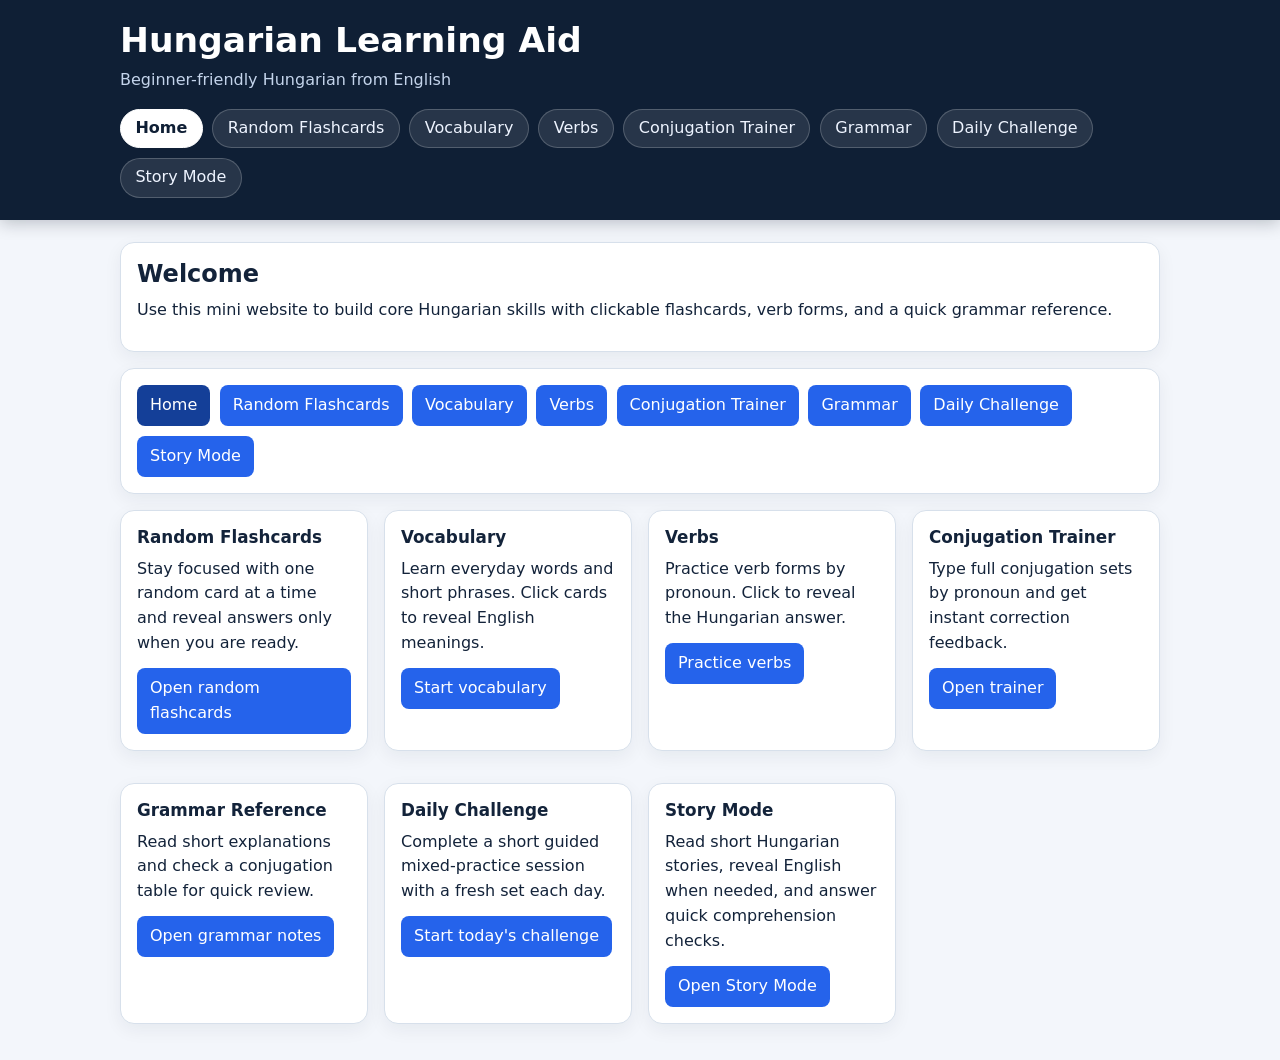
<file: index.html>
<!doctype html>
<html lang="en">
  <head>
    <meta charset="UTF-8" />
    <meta name="viewport" content="width=device-width, initial-scale=1.0" />
    <title>Hungarian Learning Aid</title>
    <link rel="stylesheet" href="styles.css" />
  </head>
  <body>
    <header class="site-header">
      <div class="container">
        <h1>Hungarian Learning Aid</h1>
        <p class="subtitle">Beginner-friendly Hungarian from English</p>
        <nav aria-label="Main navigation">
          <ul class="nav-list">
            <li><a href="index.html" aria-current="page">Home</a></li>
            <li><a href="random-flashcards.html">Random Flashcards</a></li>
            <li><a href="vocabulary.html">Vocabulary</a></li>
            <li><a href="verbs.html">Verbs</a></li>
            <li><a href="conjugation-trainer.html">Conjugation Trainer</a></li>
            <li><a href="grammar.html">Grammar</a></li>
            <li><a href="daily-challenge.html">Daily Challenge</a></li>
            <li><a href="story-mode.html">Story Mode</a></li>
          </ul>
        </nav>
      </div>
    </header>

    <main class="container">
      <section class="panel">
        <h2>Welcome</h2>
        <p>
          Use this mini website to build core Hungarian skills with clickable flashcards,
          verb forms, and a quick grammar reference.
        </p>
      </section>

      <section class="panel study-nav" aria-label="Study sections">
        <a class="button-link" href="index.html" aria-current="page">Home</a>
        <a class="button-link" href="random-flashcards.html">Random Flashcards</a>
        <a class="button-link" href="vocabulary.html">Vocabulary</a>
        <a class="button-link" href="verbs.html">Verbs</a>
        <a class="button-link" href="conjugation-trainer.html">Conjugation Trainer</a>
        <a class="button-link" href="grammar.html">Grammar</a>
        <a class="button-link" href="daily-challenge.html">Daily Challenge</a>
        <a class="button-link" href="story-mode.html">Story Mode</a>
      </section>

      <section class="grid two-up" aria-label="Study sections">
        <article class="panel">
          <h3>Random Flashcards</h3>
          <p>Stay focused with one random card at a time and reveal answers only when you are ready.</p>
          <a class="button-link" href="random-flashcards.html">Open random flashcards</a>
        </article>

        <article class="panel">
          <h3>Vocabulary</h3>
          <p>Learn everyday words and short phrases. Click cards to reveal English meanings.</p>
          <a class="button-link" href="vocabulary.html">Start vocabulary</a>
        </article>

        <article class="panel">
          <h3>Verbs</h3>
          <p>Practice verb forms by pronoun. Click to reveal the Hungarian answer.</p>
          <a class="button-link" href="verbs.html">Practice verbs</a>
        </article>

        <article class="panel">
          <h3>Conjugation Trainer</h3>
          <p>Type full conjugation sets by pronoun and get instant correction feedback.</p>
          <a class="button-link" href="conjugation-trainer.html">Open trainer</a>
        </article>

        <article class="panel">
          <h3>Grammar Reference</h3>
          <p>Read short explanations and check a conjugation table for quick review.</p>
          <a class="button-link" href="grammar.html">Open grammar notes</a>
        </article>

        <article class="panel">
          <h3>Daily Challenge</h3>
          <p>Complete a short guided mixed-practice session with a fresh set each day.</p>
          <a class="button-link" href="daily-challenge.html">Start today's challenge</a>
        </article>
        <article class="panel">
          <h3>Story Mode</h3>
          <p>Read short Hungarian stories, reveal English when needed, and answer quick comprehension checks.</p>
          <a class="button-link" href="story-mode.html">Open Story Mode</a>
        </article>
      </section>
    </main>
  </body>
</html>
</file>
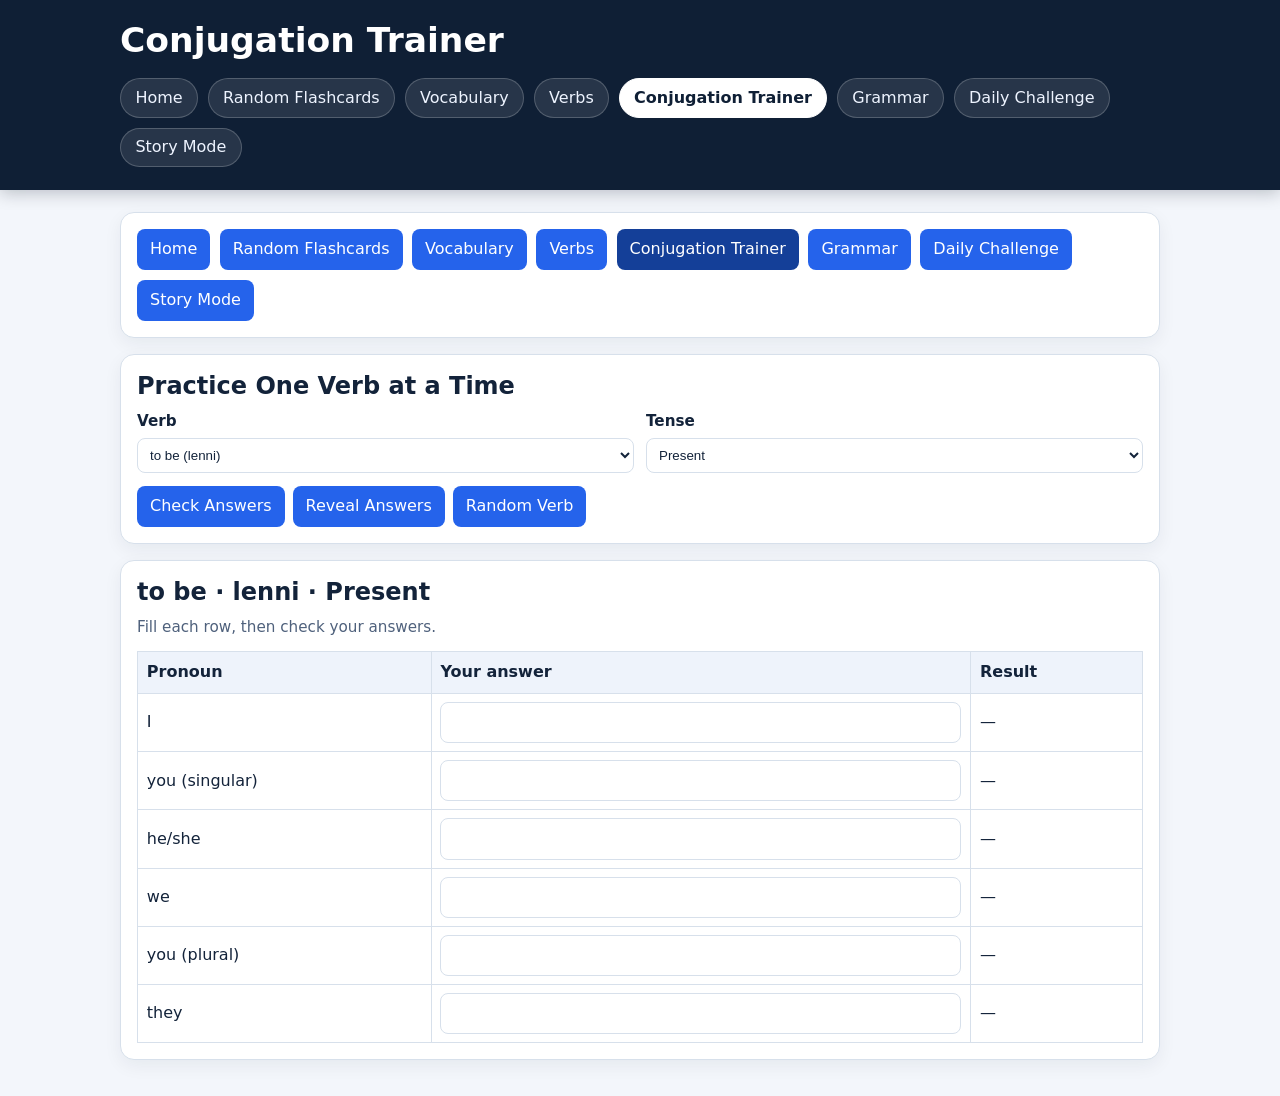
<file: conjugation-trainer.html>
<!doctype html>
<html lang="en">
  <head>
    <meta charset="UTF-8" />
    <meta name="viewport" content="width=device-width, initial-scale=1.0" />
    <title>Conjugation Trainer | Hungarian Learning Aid</title>
    <link rel="stylesheet" href="styles.css" />
    <script src="scripts/verb-data.js" defer></script>
    <script src="scripts/conjugation-trainer.js" defer></script>
  </head>
  <body>
    <header class="site-header">
      <div class="container">
        <h1>Conjugation Trainer</h1>
        <nav aria-label="Main navigation">
          <ul class="nav-list">
            <li><a href="index.html">Home</a></li>
            <li><a href="random-flashcards.html">Random Flashcards</a></li>
            <li><a href="vocabulary.html">Vocabulary</a></li>
            <li><a href="verbs.html">Verbs</a></li>
            <li><a href="conjugation-trainer.html" aria-current="page">Conjugation Trainer</a></li>
            <li><a href="grammar.html">Grammar</a></li>
            <li><a href="daily-challenge.html">Daily Challenge</a></li>
            <li><a href="story-mode.html">Story Mode</a></li>
          </ul>
        </nav>
      </div>
    </header>

    <main class="container">
      <section class="panel study-nav" aria-label="Study sections">
        <a class="button-link" href="index.html">Home</a>
        <a class="button-link" href="random-flashcards.html">Random Flashcards</a>
        <a class="button-link" href="vocabulary.html">Vocabulary</a>
        <a class="button-link" href="verbs.html">Verbs</a>
        <a class="button-link" href="conjugation-trainer.html" aria-current="page">Conjugation Trainer</a>
        <a class="button-link" href="grammar.html">Grammar</a>
        <a class="button-link" href="daily-challenge.html">Daily Challenge</a>
        <a class="button-link" href="story-mode.html">Story Mode</a>
      </section>

      <section class="panel">
        <h2>Practice One Verb at a Time</h2>
        <div class="filters" aria-label="Trainer filters">
          <label>
            Verb
            <select id="trainer-verb"></select>
          </label>
          <label>
            Tense
            <select id="trainer-tense"></select>
          </label>
        </div>
        <div class="quiz-actions trainer-actions">
          <button id="trainer-check" class="button-link" type="button">Check Answers</button>
          <button id="trainer-reveal" class="button-link" type="button">Reveal Answers</button>
          <button id="trainer-random" class="button-link" type="button">Random Verb</button>
        </div>
      </section>

      <section class="panel" aria-live="polite">
        <h2 id="trainer-title"></h2>
        <p id="trainer-feedback" class="meta"></p>
        <div class="table-wrap">
          <table class="table trainer-table">
            <thead>
              <tr>
                <th scope="col">Pronoun</th>
                <th scope="col">Your answer</th>
                <th scope="col">Result</th>
              </tr>
            </thead>
            <tbody id="trainer-rows"></tbody>
          </table>
        </div>
      </section>
    </main>
  </body>
</html>
</file>
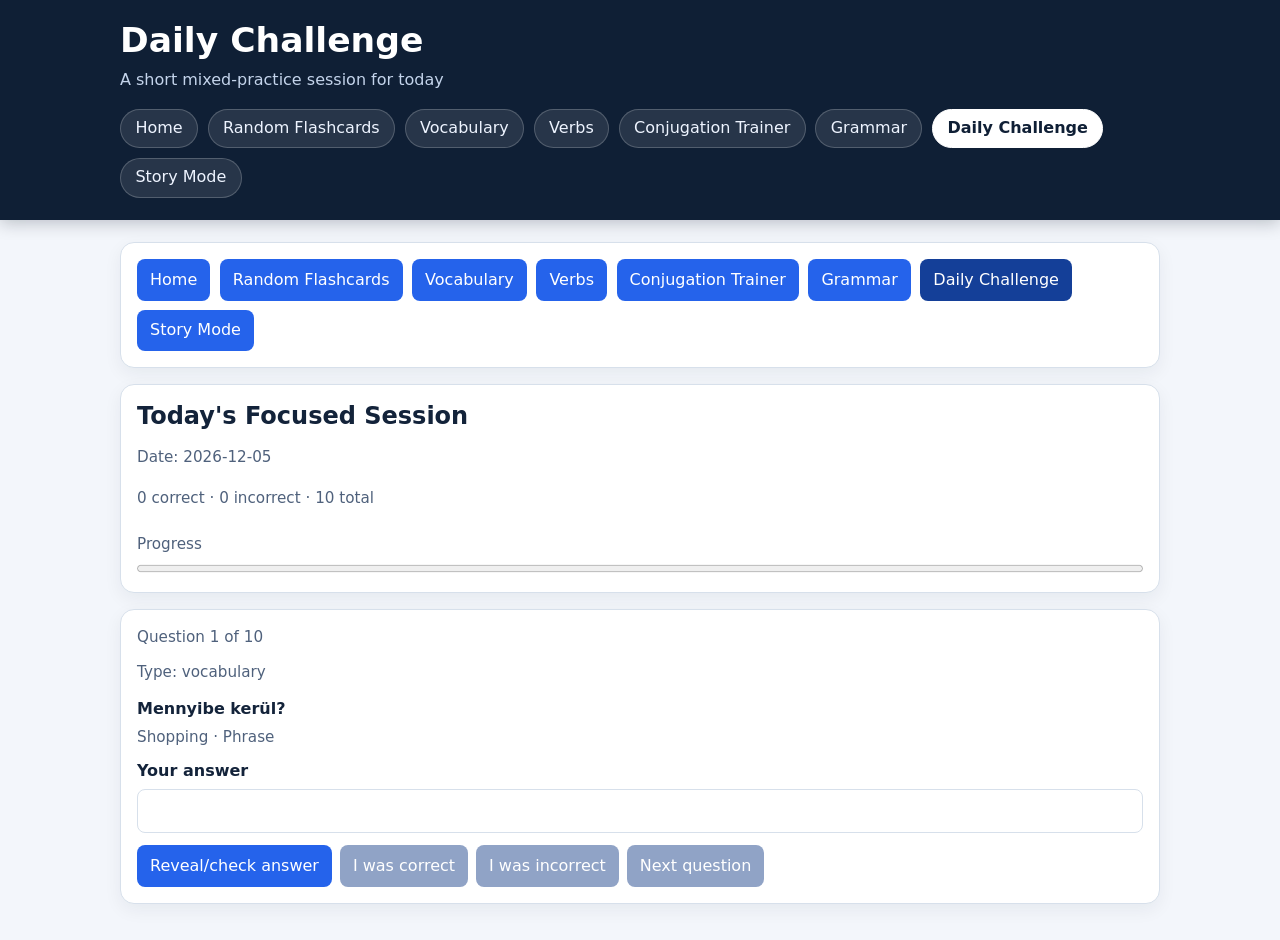
<file: daily-challenge.html>
<!doctype html>
<html lang="en">
  <head>
    <meta charset="UTF-8" />
    <meta name="viewport" content="width=device-width, initial-scale=1.0" />
    <title>Daily Challenge | Hungarian Learning Aid</title>
    <link rel="stylesheet" href="styles.css" />
    <script src="scripts/daily-challenge.js" defer></script>
  </head>
  <body>
    <header class="site-header">
      <div class="container">
        <h1>Daily Challenge</h1>
        <p class="subtitle">A short mixed-practice session for today</p>
        <nav aria-label="Main navigation">
          <ul class="nav-list">
            <li><a href="index.html">Home</a></li>
            <li><a href="random-flashcards.html">Random Flashcards</a></li>
            <li><a href="vocabulary.html">Vocabulary</a></li>
            <li><a href="verbs.html">Verbs</a></li>
            <li><a href="conjugation-trainer.html">Conjugation Trainer</a></li>
            <li><a href="grammar.html">Grammar</a></li>
            <li><a href="daily-challenge.html" aria-current="page">Daily Challenge</a></li>
            <li><a href="story-mode.html">Story Mode</a></li>
          </ul>
        </nav>
      </div>
    </header>

    <main class="container">
      <section class="panel study-nav" aria-label="Study sections">
        <a class="button-link" href="index.html">Home</a>
        <a class="button-link" href="random-flashcards.html">Random Flashcards</a>
        <a class="button-link" href="vocabulary.html">Vocabulary</a>
        <a class="button-link" href="verbs.html">Verbs</a>
        <a class="button-link" href="conjugation-trainer.html">Conjugation Trainer</a>
        <a class="button-link" href="grammar.html">Grammar</a>
        <a class="button-link" href="daily-challenge.html" aria-current="page">Daily Challenge</a>
        <a class="button-link" href="story-mode.html">Story Mode</a>
      </section>

      <section class="panel daily-header" aria-live="polite">
        <h2>Today's Focused Session</h2>
        <p id="daily-date" class="meta"></p>
        <p id="daily-status" class="meta"></p>
        <div class="daily-progress-wrap">
          <label for="daily-progress" class="meta">Progress</label>
          <progress id="daily-progress" value="0" max="10"></progress>
        </div>
      </section>

      <section id="daily-question-panel" class="panel" aria-live="polite">
        <p id="daily-position" class="meta"></p>
        <p id="daily-type" class="hint"></p>
        <div id="daily-prompt" class="prompt"></div>
        <div id="daily-meta" class="meta"></div>
        <label class="daily-answer-input">
          Your answer
          <input id="daily-input" type="text" autocomplete="off" />
        </label>
        <div id="daily-answer" class="answer hidden"></div>
        <p id="daily-feedback" class="meta"></p>

        <div class="quiz-actions">
          <button id="daily-reveal" class="button-link" type="button">Reveal/check answer</button>
          <button id="daily-correct" class="button-link" type="button" disabled>I was correct</button>
          <button id="daily-incorrect" class="button-link" type="button" disabled>I was incorrect</button>
          <button id="daily-next" class="button-link" type="button" disabled>Next question</button>
        </div>
      </section>

      <section id="daily-summary" class="panel hidden" aria-live="polite">
        <h2>Challenge complete 🎉</h2>
        <p id="daily-summary-score" class="meta"></p>
        <ul>
          <li>Total questions: <strong id="daily-summary-total">0</strong></li>
          <li>Correct: <strong id="daily-summary-correct">0</strong></li>
          <li>Incorrect: <strong id="daily-summary-incorrect">0</strong></li>
          <li>Accuracy: <strong id="daily-summary-percent">0%</strong></li>
        </ul>
        <button id="daily-restart" class="button-link" type="button">Restart today's challenge</button>
      </section>
    </main>
  </body>
</html>
</file>
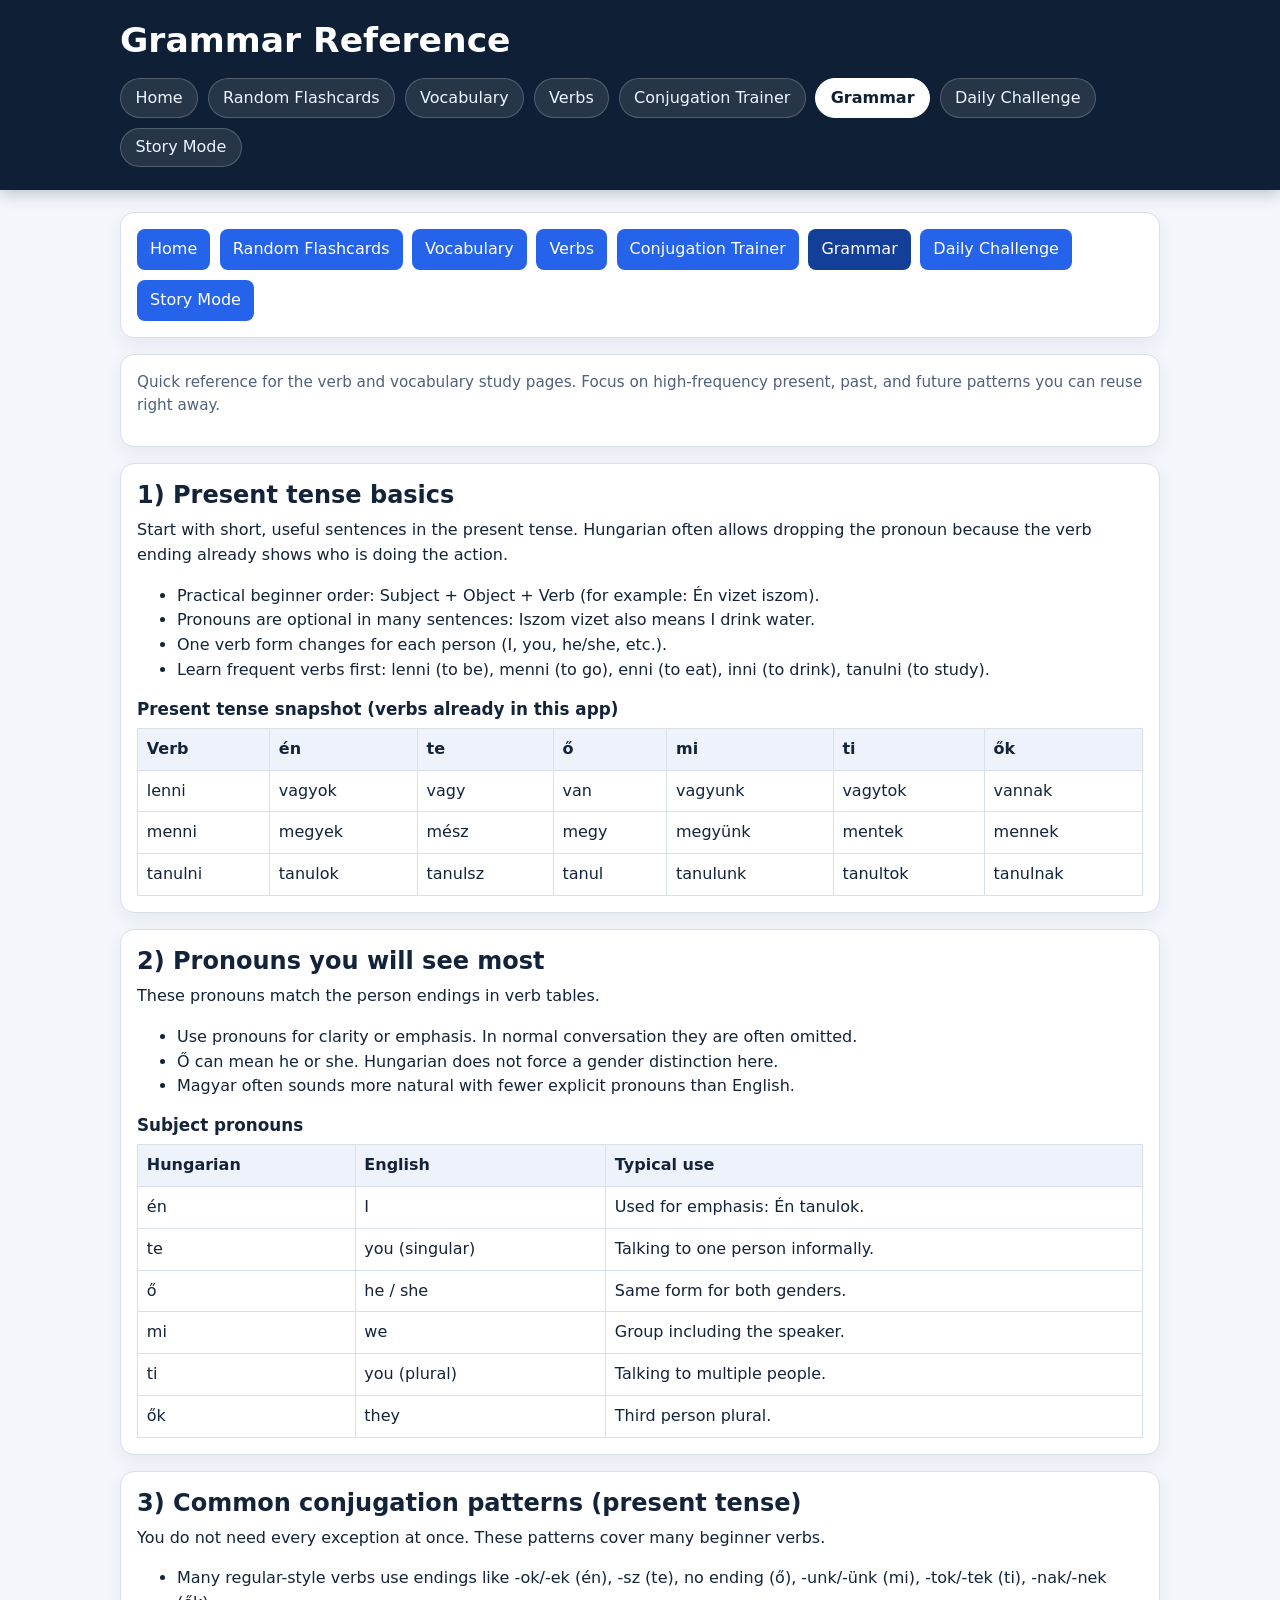
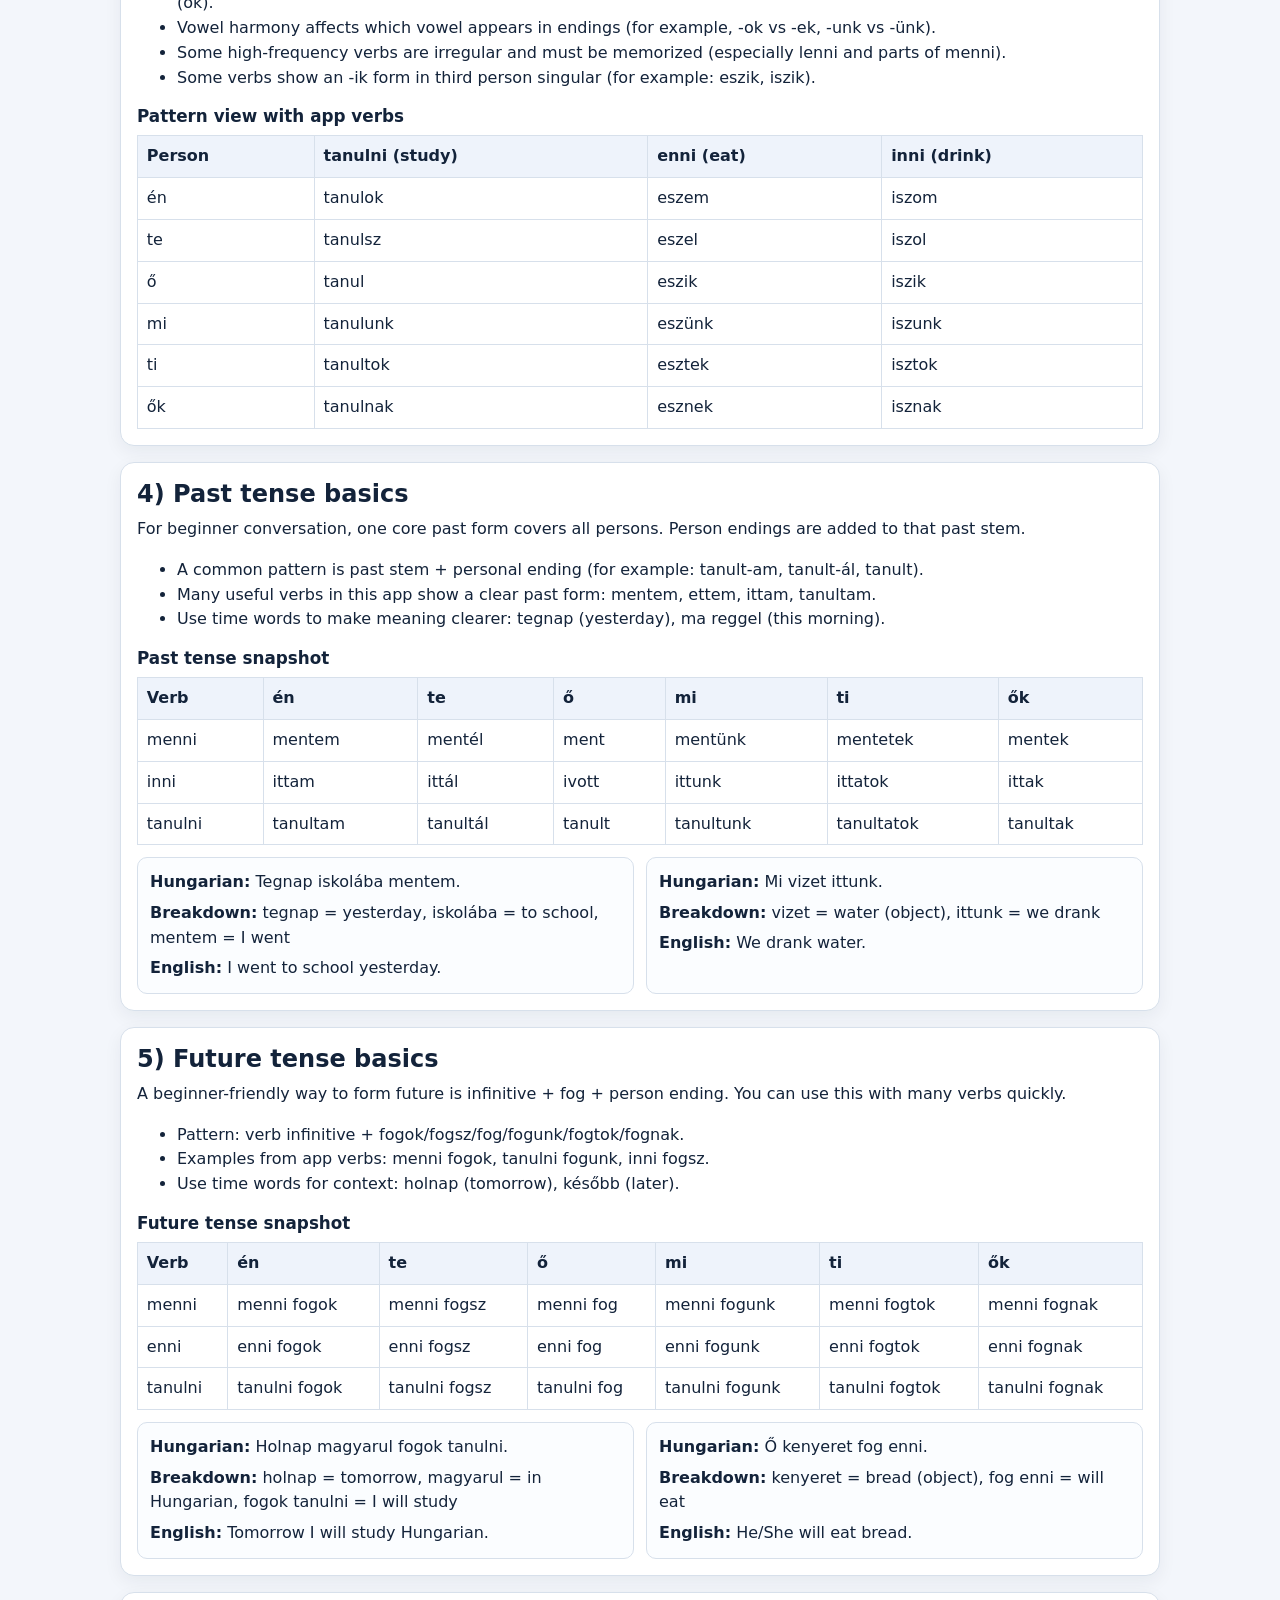
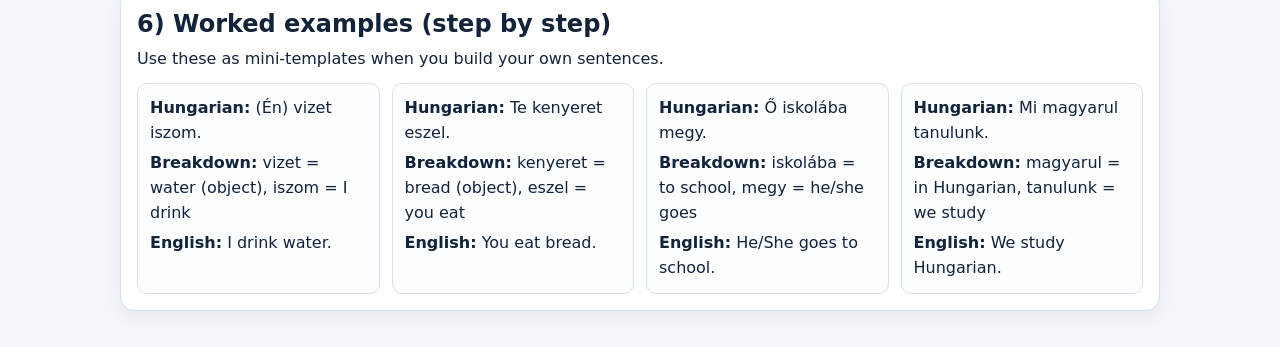
<file: grammar.html>
<!doctype html>
<html lang="en">
  <head>
    <meta charset="UTF-8" />
    <meta name="viewport" content="width=device-width, initial-scale=1.0" />
    <title>Grammar Reference | Hungarian Learning Aid</title>
    <link rel="stylesheet" href="styles.css" />
    <script src="scripts/grammar.js" defer></script>
  </head>
  <body>
    <header class="site-header">
      <div class="container">
        <h1>Grammar Reference</h1>
        <nav aria-label="Main navigation">
          <ul class="nav-list">
            <li><a href="index.html">Home</a></li>
            <li><a href="random-flashcards.html">Random Flashcards</a></li>
            <li><a href="vocabulary.html">Vocabulary</a></li>
            <li><a href="verbs.html">Verbs</a></li>
            <li><a href="conjugation-trainer.html">Conjugation Trainer</a></li>
            <li><a href="grammar.html" aria-current="page">Grammar</a></li>
            <li><a href="daily-challenge.html">Daily Challenge</a></li>
            <li><a href="story-mode.html">Story Mode</a></li>
          </ul>
        </nav>
      </div>
    </header>

    <main class="container">
      <section class="panel study-nav" aria-label="Study sections">
        <a class="button-link" href="index.html">Home</a>
        <a class="button-link" href="random-flashcards.html">Random Flashcards</a>
        <a class="button-link" href="vocabulary.html">Vocabulary</a>
        <a class="button-link" href="verbs.html">Verbs</a>
        <a class="button-link" href="conjugation-trainer.html">Conjugation Trainer</a>
        <a class="button-link" href="grammar.html" aria-current="page">Grammar</a>
        <a class="button-link" href="daily-challenge.html">Daily Challenge</a>
        <a class="button-link" href="story-mode.html">Story Mode</a>
      </section>
      <section id="grammar-root"></section>
    </main>
  </body>
</html>
</file>
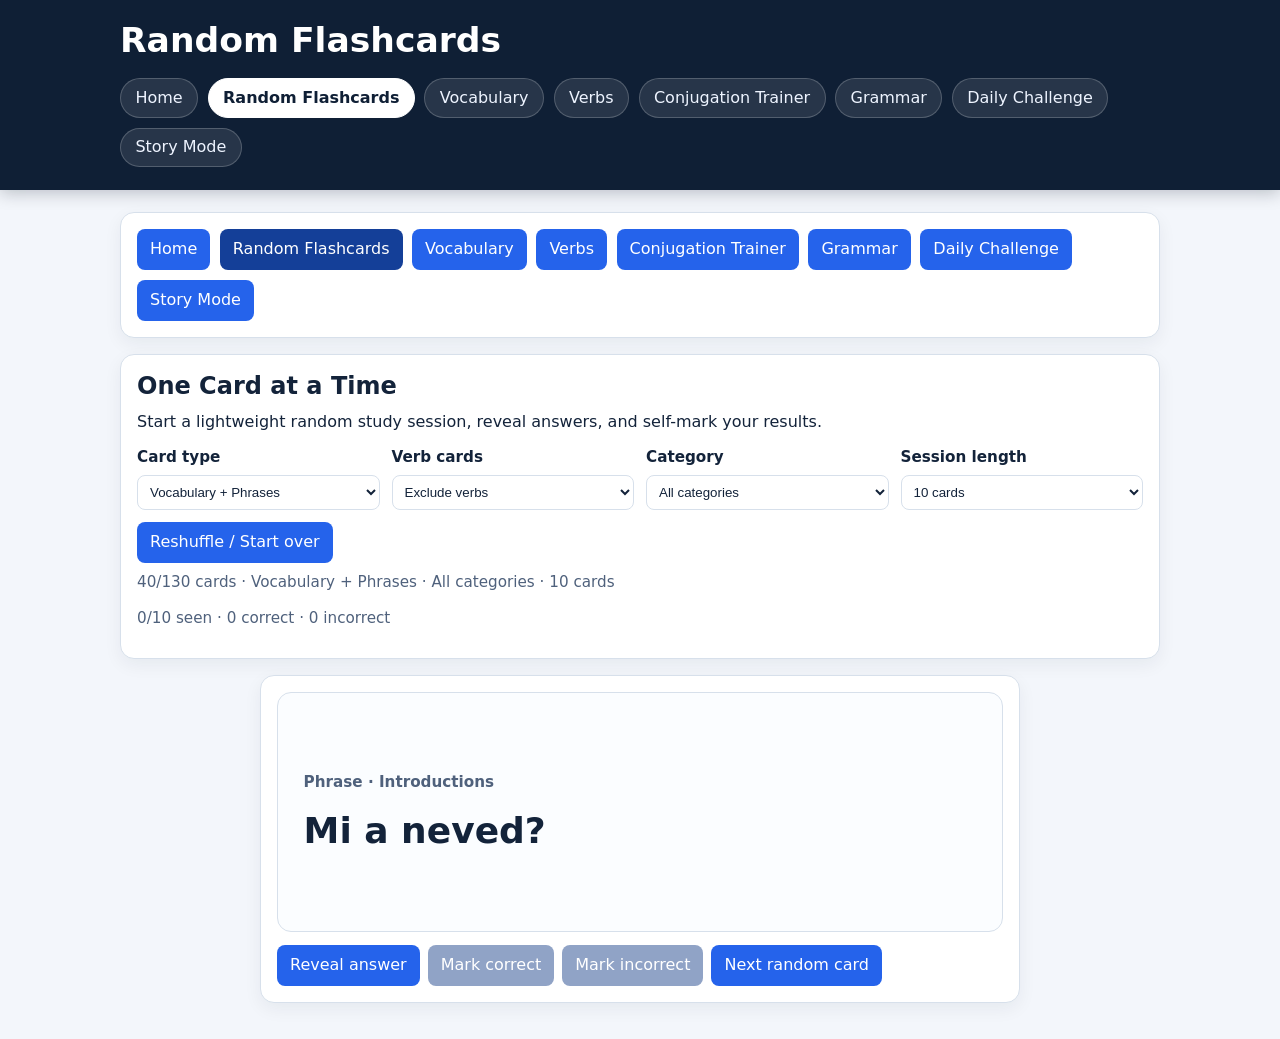
<file: random-flashcards.html>
<!doctype html>
<html lang="en">
  <head>
    <meta charset="UTF-8" />
    <meta name="viewport" content="width=device-width, initial-scale=1.0" />
    <title>Random Flashcards | Hungarian Learning Aid</title>
    <link rel="stylesheet" href="styles.css" />
    <script src="scripts/random-flashcards.js" defer></script>
  </head>
  <body>
    <header class="site-header">
      <div class="container">
        <h1>Random Flashcards</h1>
        <nav aria-label="Main navigation">
          <ul class="nav-list">
            <li><a href="index.html">Home</a></li>
            <li><a href="random-flashcards.html" aria-current="page">Random Flashcards</a></li>
            <li><a href="vocabulary.html">Vocabulary</a></li>
            <li><a href="verbs.html">Verbs</a></li>
            <li><a href="conjugation-trainer.html">Conjugation Trainer</a></li>
            <li><a href="grammar.html">Grammar</a></li>
            <li><a href="daily-challenge.html">Daily Challenge</a></li>
            <li><a href="story-mode.html">Story Mode</a></li>
          </ul>
        </nav>
      </div>
    </header>

    <main class="container">
      <section class="panel study-nav" aria-label="Study sections">
        <a class="button-link" href="index.html">Home</a>
        <a class="button-link" href="random-flashcards.html" aria-current="page">Random Flashcards</a>
        <a class="button-link" href="vocabulary.html">Vocabulary</a>
        <a class="button-link" href="verbs.html">Verbs</a>
        <a class="button-link" href="conjugation-trainer.html">Conjugation Trainer</a>
        <a class="button-link" href="grammar.html">Grammar</a>
        <a class="button-link" href="daily-challenge.html">Daily Challenge</a>
        <a class="button-link" href="story-mode.html">Story Mode</a>
      </section>

      <section class="panel">
        <h2>One Card at a Time</h2>
        <p>Start a lightweight random study session, reveal answers, and self-mark your results.</p>
        <div class="filters random-flashcard-filters" aria-label="Random flashcard filters">
          <label for="random-flashcard-content-type">
            Card type
            <select id="random-flashcard-content-type">
              <option value="all">Vocabulary + Phrases</option>
              <option value="word">Vocabulary only</option>
              <option value="phrase">Phrases only</option>
            </select>
          </label>

          <label for="random-flashcard-include-verbs">
            Verb cards
            <select id="random-flashcard-include-verbs">
              <option value="exclude">Exclude verbs</option>
              <option value="include">Include verbs</option>
            </select>
          </label>

          <label for="random-flashcard-category">
            Category
            <select id="random-flashcard-category">
              <option value="all">All categories</option>
            </select>
          </label>

          <label for="random-flashcard-session-length">
            Session length
            <select id="random-flashcard-session-length">
              <option value="10">10 cards</option>
              <option value="20">20 cards</option>
              <option value="unlimited">Unlimited</option>
            </select>
          </label>

          <button id="random-flashcard-reshuffle" class="button-link" type="button">Reshuffle / Start over</button>
        </div>
        <p id="random-flashcard-meta" class="meta"></p>
        <p id="random-flashcard-progress" class="meta"></p>
      </section>

      <section class="panel random-flashcard-panel" aria-live="polite">
        <div id="random-flashcard-card" class="random-flashcard-card" role="group" aria-label="Random flashcard">
          <p id="random-flashcard-type" class="random-flashcard-type"></p>
          <p id="random-flashcard-prompt" class="random-flashcard-prompt"></p>
          <p id="random-flashcard-answer" class="random-flashcard-answer hidden"></p>
        </div>

        <div class="quiz-actions random-flashcard-actions">
          <button id="random-flashcard-reveal" class="button-link" type="button">Reveal answer</button>
          <button id="random-flashcard-mark-correct" class="button-link" type="button" disabled>Mark correct</button>
          <button id="random-flashcard-mark-incorrect" class="button-link" type="button" disabled>Mark incorrect</button>
          <button id="random-flashcard-next" class="button-link" type="button">Next random card</button>
        </div>

        <section id="random-flashcard-summary" class="random-flashcard-summary hidden" aria-live="polite">
          <h3>Session summary</h3>
          <ul>
            <li>Cards seen: <strong id="random-flashcard-summary-seen">0</strong></li>
            <li>Marked correct: <strong id="random-flashcard-summary-correct">0</strong></li>
            <li>Marked incorrect: <strong id="random-flashcard-summary-incorrect">0</strong></li>
          </ul>
          <p class="meta">Change filters or session length, then reshuffle to start a new session.</p>
        </section>
      </section>
    </main>
  </body>
</html>
</file>
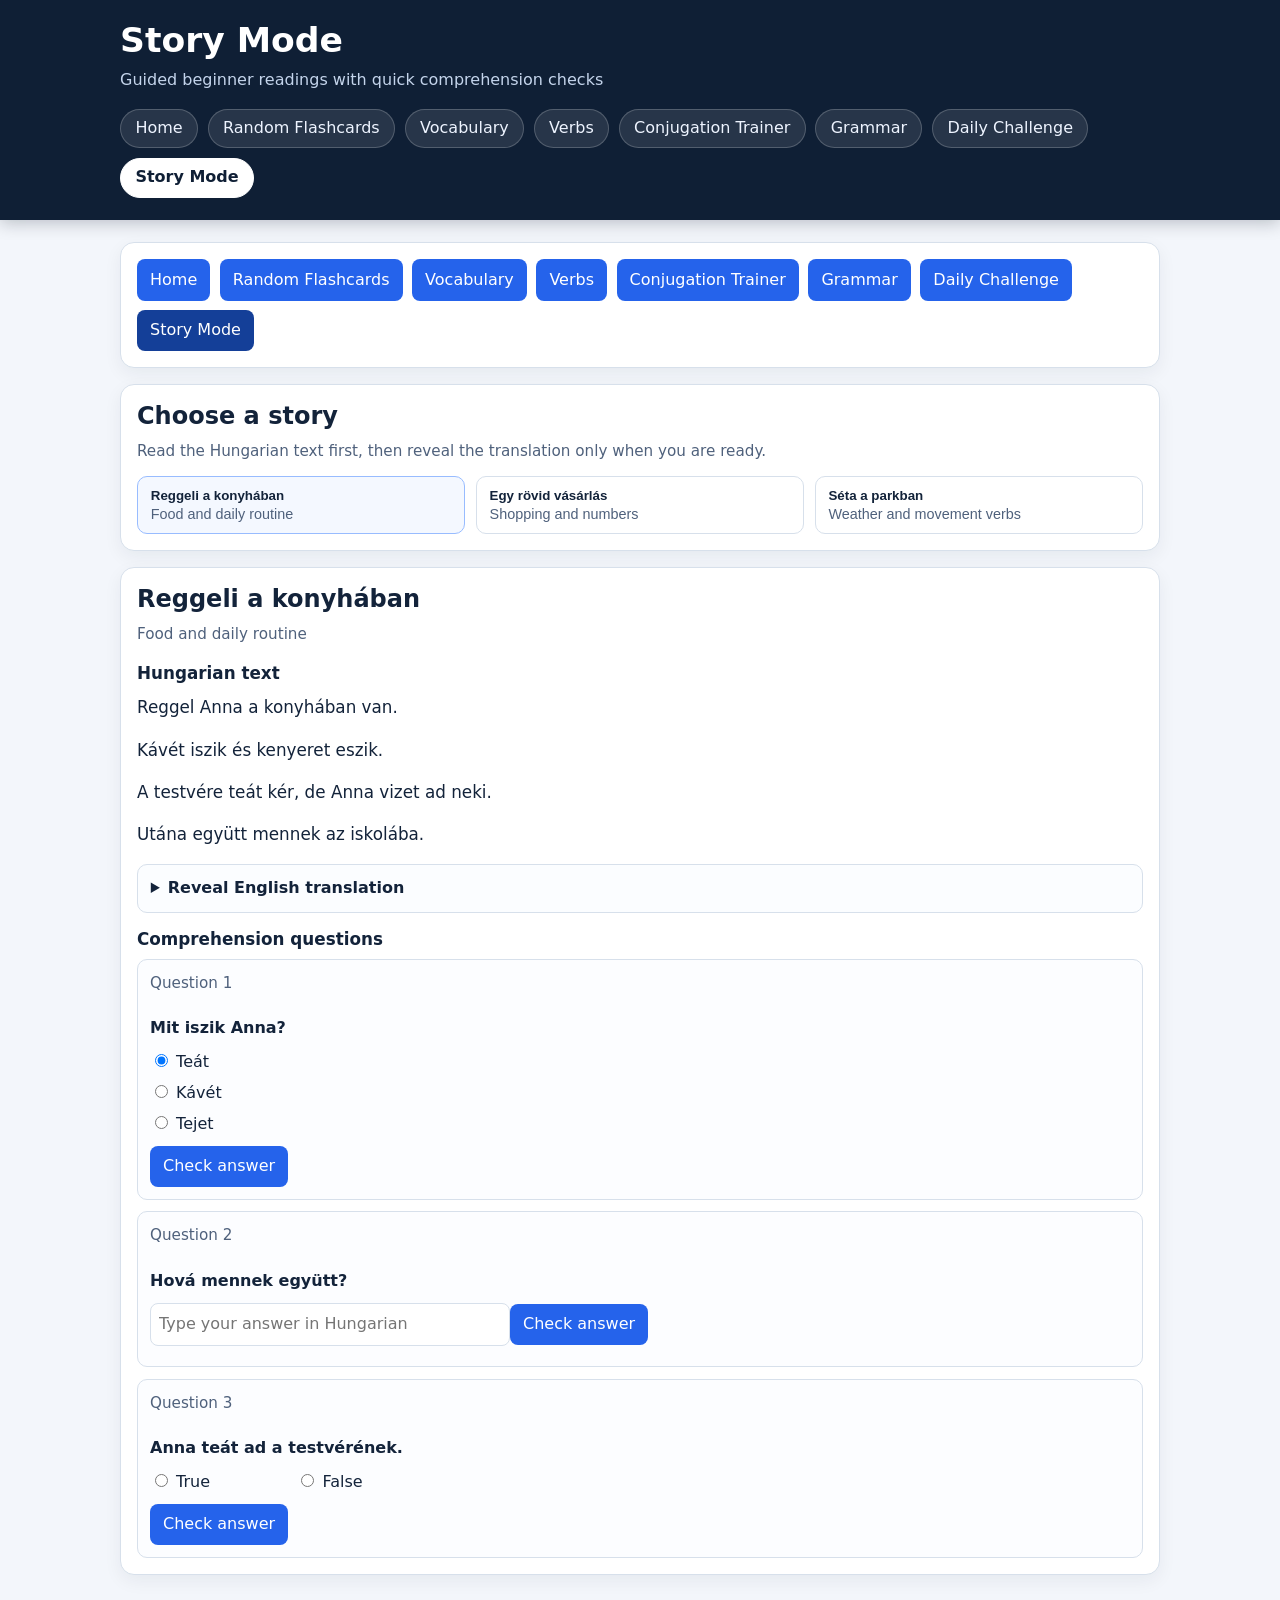
<file: story-mode.html>
<!doctype html>
<html lang="en">
  <head>
    <meta charset="UTF-8" />
    <meta name="viewport" content="width=device-width, initial-scale=1.0" />
    <title>Story Mode | Hungarian Learning Aid</title>
    <link rel="stylesheet" href="styles.css" />
    <script src="scripts/story-mode.js" defer></script>
  </head>
  <body>
    <header class="site-header">
      <div class="container">
        <h1>Story Mode</h1>
        <p class="subtitle">Guided beginner readings with quick comprehension checks</p>
        <nav aria-label="Main navigation">
          <ul class="nav-list">
            <li><a href="index.html">Home</a></li>
            <li><a href="random-flashcards.html">Random Flashcards</a></li>
            <li><a href="vocabulary.html">Vocabulary</a></li>
            <li><a href="verbs.html">Verbs</a></li>
            <li><a href="conjugation-trainer.html">Conjugation Trainer</a></li>
            <li><a href="grammar.html">Grammar</a></li>
            <li><a href="daily-challenge.html">Daily Challenge</a></li>
            <li><a href="story-mode.html" aria-current="page">Story Mode</a></li>
          </ul>
        </nav>
      </div>
    </header>

    <main class="container">
      <section class="panel study-nav" aria-label="Study sections">
        <a class="button-link" href="index.html">Home</a>
        <a class="button-link" href="random-flashcards.html">Random Flashcards</a>
        <a class="button-link" href="vocabulary.html">Vocabulary</a>
        <a class="button-link" href="verbs.html">Verbs</a>
        <a class="button-link" href="conjugation-trainer.html">Conjugation Trainer</a>
        <a class="button-link" href="grammar.html">Grammar</a>
        <a class="button-link" href="daily-challenge.html">Daily Challenge</a>
        <a class="button-link" href="story-mode.html" aria-current="page">Story Mode</a>
      </section>

      <section class="panel">
        <h2>Choose a story</h2>
        <p class="meta">Read the Hungarian text first, then reveal the translation only when you are ready.</p>
        <div id="story-list" class="story-list" role="listbox" aria-label="Story list"></div>
      </section>

      <section id="story-panel" class="panel story-panel" aria-live="polite">
        <h2 id="story-title"></h2>
        <p id="story-focus" class="meta"></p>

        <div class="story-reading">
          <h3>Hungarian text</h3>
          <div id="story-hungarian-text" class="story-text"></div>
        </div>

        <details id="translation-container" class="translation-panel">
          <summary>Reveal English translation</summary>
          <div id="story-english-text" class="story-text"></div>
        </details>

        <div class="story-questions-wrap">
          <h3>Comprehension questions</h3>
          <div id="story-questions" class="story-questions"></div>
        </div>
      </section>
    </main>
  </body>
</html>
</file>
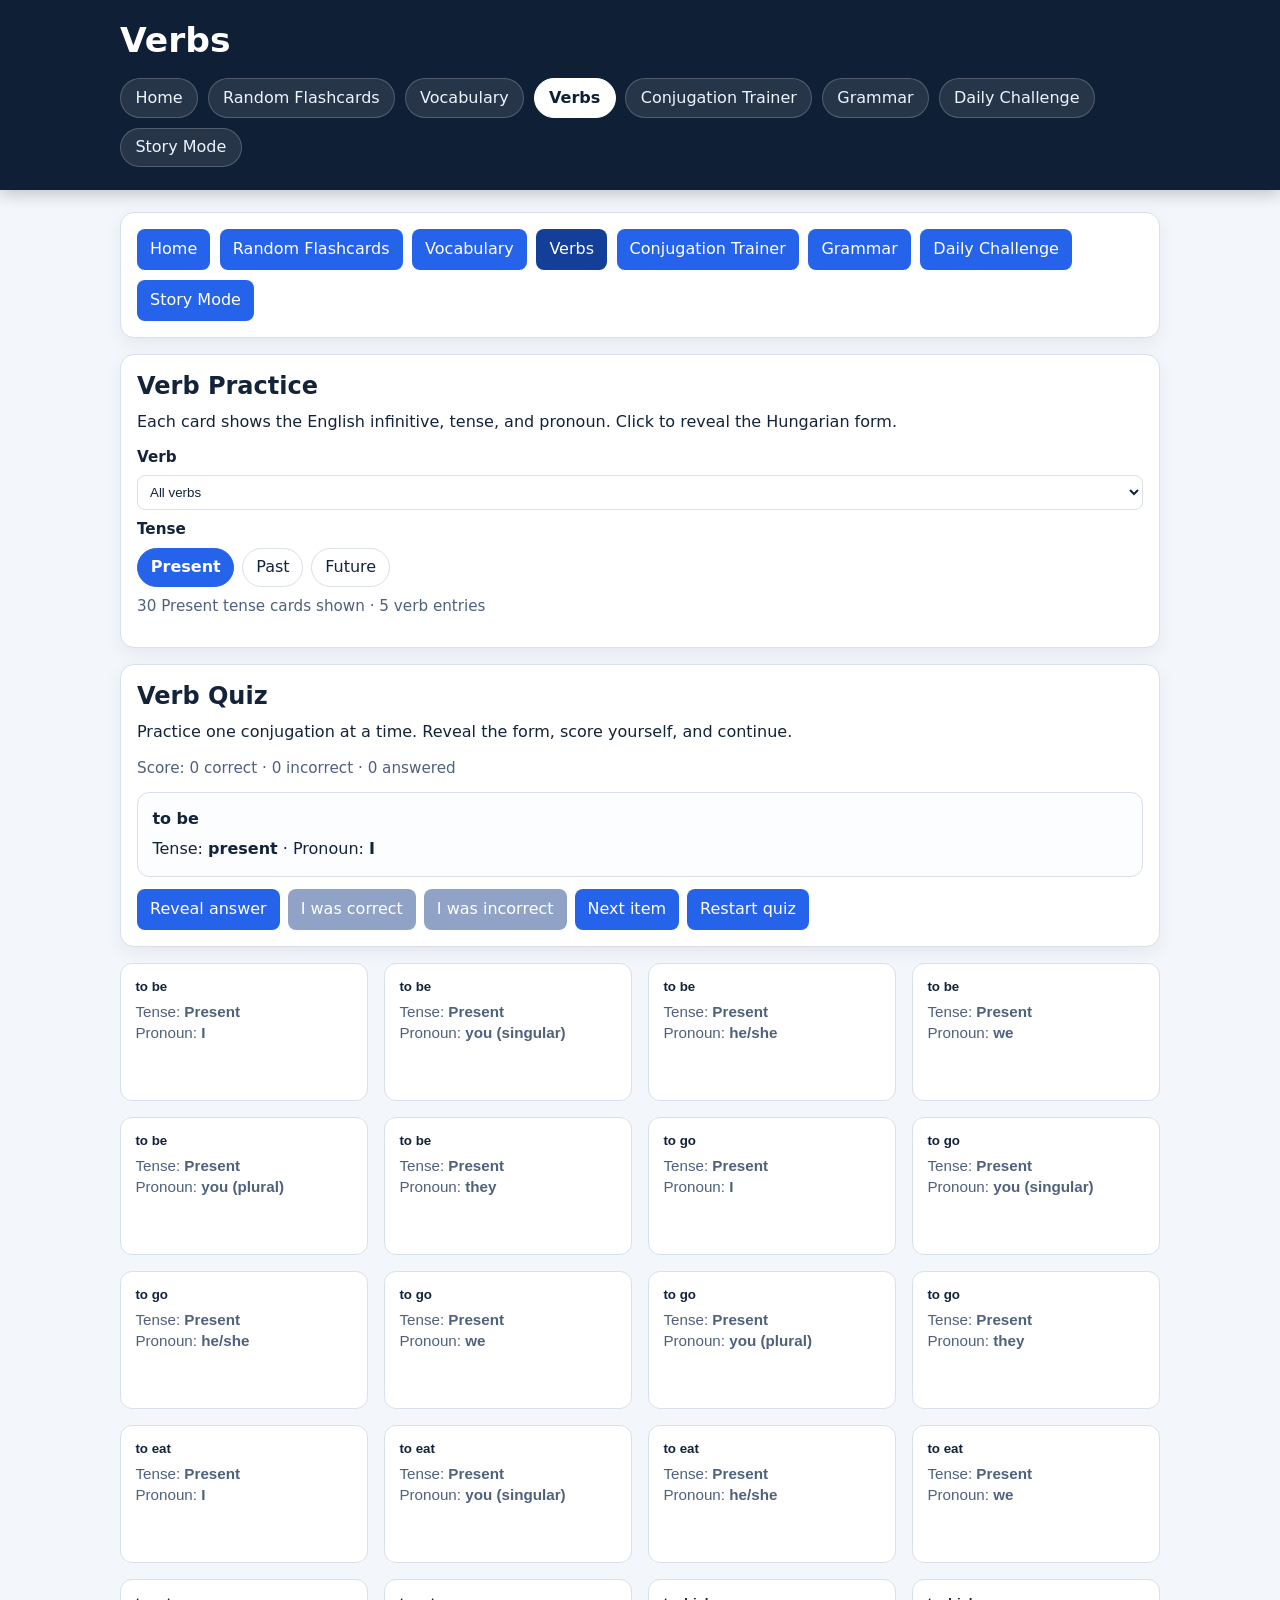
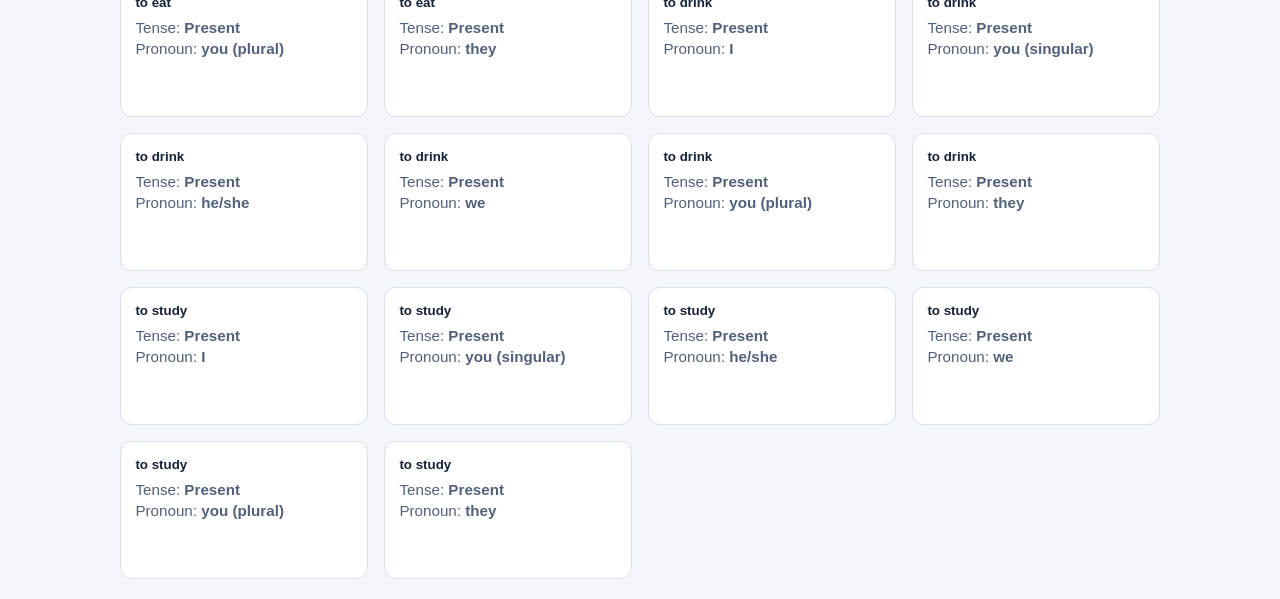
<file: verbs.html>
<!doctype html>
<html lang="en">
  <head>
    <meta charset="UTF-8" />
    <meta name="viewport" content="width=device-width, initial-scale=1.0" />
    <title>Verbs | Hungarian Learning Aid</title>
    <link rel="stylesheet" href="styles.css" />
    <script src="scripts/verb-data.js" defer></script>
    <script src="scripts/verbs.js" defer></script>
  </head>
  <body>
    <header class="site-header">
      <div class="container">
        <h1>Verbs</h1>
        <nav aria-label="Main navigation">
          <ul class="nav-list">
            <li><a href="index.html">Home</a></li>
            <li><a href="random-flashcards.html">Random Flashcards</a></li>
            <li><a href="vocabulary.html">Vocabulary</a></li>
            <li><a href="verbs.html" aria-current="page">Verbs</a></li>
            <li><a href="conjugation-trainer.html">Conjugation Trainer</a></li>
            <li><a href="grammar.html">Grammar</a></li>
            <li><a href="daily-challenge.html">Daily Challenge</a></li>
            <li><a href="story-mode.html">Story Mode</a></li>
          </ul>
        </nav>
      </div>
    </header>

    <main class="container">
      <section class="panel study-nav" aria-label="Study sections">
        <a class="button-link" href="index.html">Home</a>
        <a class="button-link" href="random-flashcards.html">Random Flashcards</a>
        <a class="button-link" href="vocabulary.html">Vocabulary</a>
        <a class="button-link" href="verbs.html" aria-current="page">Verbs</a>
        <a class="button-link" href="conjugation-trainer.html">Conjugation Trainer</a>
        <a class="button-link" href="grammar.html">Grammar</a>
        <a class="button-link" href="daily-challenge.html">Daily Challenge</a>
        <a class="button-link" href="story-mode.html">Story Mode</a>
      </section>

      <section class="panel">
        <h2>Verb Practice</h2>
        <p>Each card shows the English infinitive, tense, and pronoun. Click to reveal the Hungarian form.</p>
        <div class="filters" aria-label="Verb filters">
          <label>
            Verb
            <select id="verb-filter"></select>
          </label>
        </div>
        <div class="tense-controls" aria-label="Tense selector">
          <span class="tense-controls-label">Tense</span>
          <div id="tense-filter" class="tense-toggle-group" role="group" aria-label="Choose a tense"></div>
        </div>
        <p id="verb-count" class="meta"></p>
      </section>


      <section class="panel" aria-live="polite">
        <h2>Verb Quiz</h2>
        <p>Practice one conjugation at a time. Reveal the form, score yourself, and continue.</p>
        <p id="verb-quiz-score" class="meta"></p>
        <div id="verb-quiz-card" class="quiz-card">
          <div id="verb-quiz-prompt" class="prompt"></div>
          <div id="verb-quiz-meta"></div>
          <div id="verb-quiz-answer" class="answer hidden"></div>
        </div>
        <div class="quiz-actions">
          <button id="verb-quiz-reveal" class="button-link" type="button">Reveal answer</button>
          <button id="verb-quiz-correct" class="button-link" type="button">I was correct</button>
          <button id="verb-quiz-incorrect" class="button-link" type="button">I was incorrect</button>
          <button id="verb-quiz-next" class="button-link" type="button">Next item</button>
          <button id="verb-quiz-reset" class="button-link" type="button">Restart quiz</button>
        </div>
      </section>

      <section id="verb-cards" class="grid cards" aria-live="polite"></section>
    </main>
  </body>
</html>
</file>
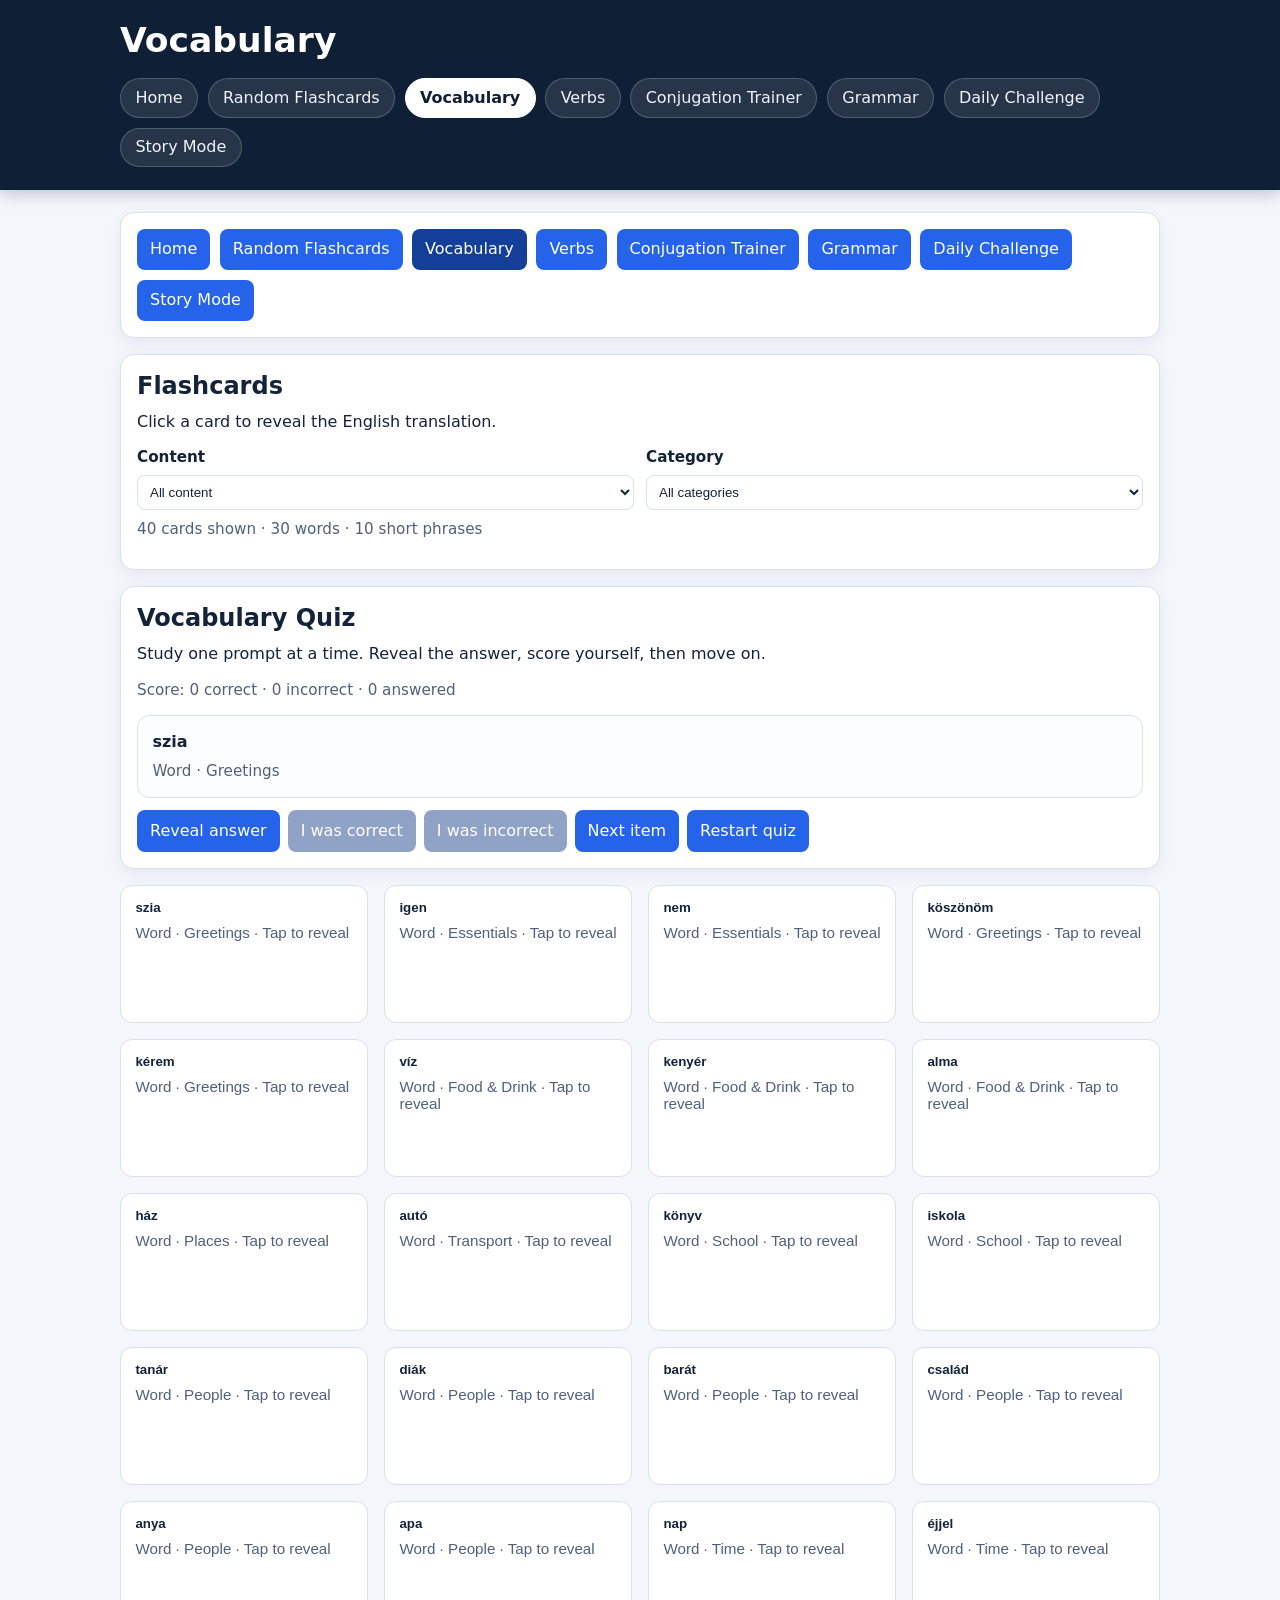
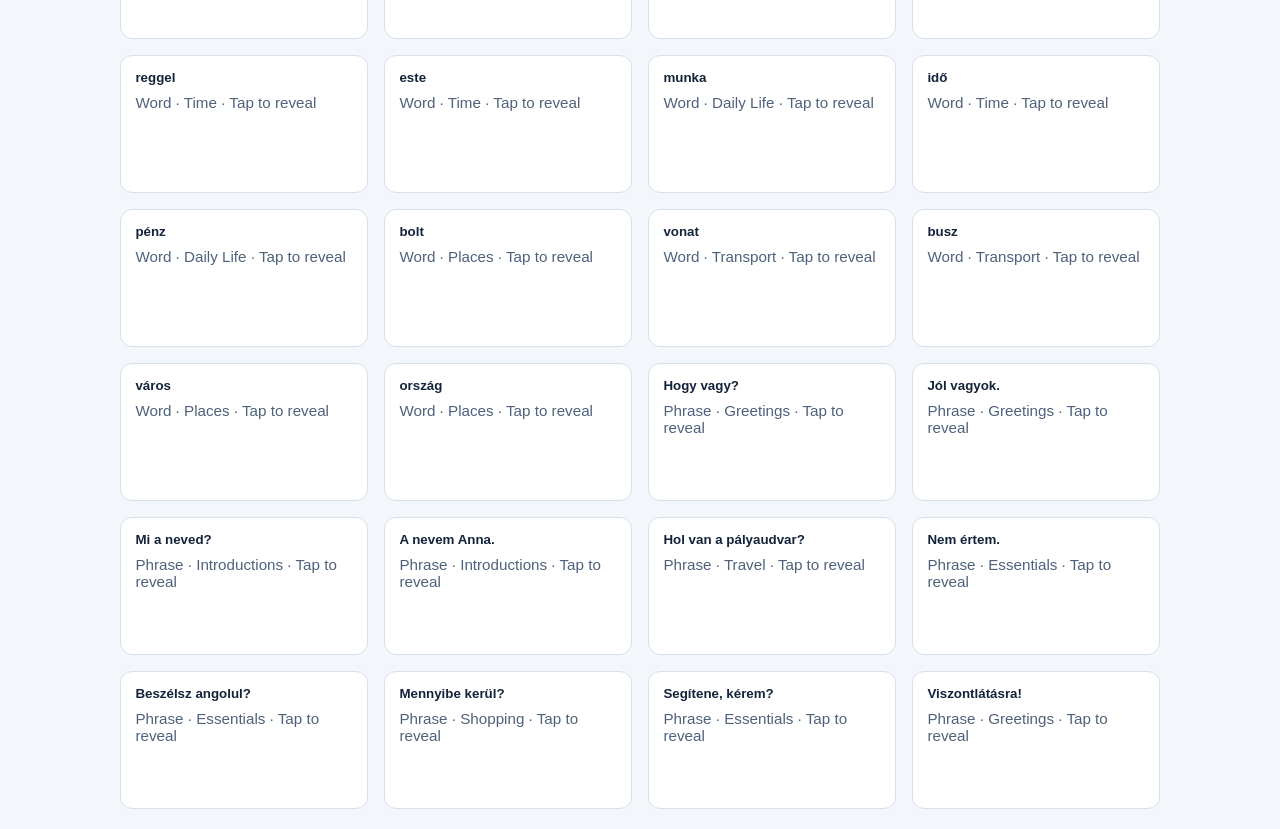
<file: vocabulary.html>
<!doctype html>
<html lang="en">
  <head>
    <meta charset="UTF-8" />
    <meta name="viewport" content="width=device-width, initial-scale=1.0" />
    <title>Vocabulary | Hungarian Learning Aid</title>
    <link rel="stylesheet" href="styles.css" />
    <script src="scripts/vocabulary.js" defer></script>
  </head>
  <body>
    <header class="site-header">
      <div class="container">
        <h1>Vocabulary</h1>
        <nav aria-label="Main navigation">
          <ul class="nav-list">
            <li><a href="index.html">Home</a></li>
            <li><a href="random-flashcards.html">Random Flashcards</a></li>
            <li><a href="vocabulary.html" aria-current="page">Vocabulary</a></li>
            <li><a href="verbs.html">Verbs</a></li>
            <li><a href="conjugation-trainer.html">Conjugation Trainer</a></li>
            <li><a href="grammar.html">Grammar</a></li>
            <li><a href="daily-challenge.html">Daily Challenge</a></li>
            <li><a href="story-mode.html">Story Mode</a></li>
          </ul>
        </nav>
      </div>
    </header>

    <main class="container">
      <section class="panel study-nav" aria-label="Study sections">
        <a class="button-link" href="index.html">Home</a>
        <a class="button-link" href="random-flashcards.html">Random Flashcards</a>
        <a class="button-link" href="vocabulary.html" aria-current="page">Vocabulary</a>
        <a class="button-link" href="verbs.html">Verbs</a>
        <a class="button-link" href="conjugation-trainer.html">Conjugation Trainer</a>
        <a class="button-link" href="grammar.html">Grammar</a>
        <a class="button-link" href="daily-challenge.html">Daily Challenge</a>
        <a class="button-link" href="story-mode.html">Story Mode</a>
      </section>

      <section class="panel">
        <h2>Flashcards</h2>
        <p>Click a card to reveal the English translation.</p>
        <div class="filters" aria-label="Vocabulary filters">
          <label>
            Content
            <select id="type-filter"></select>
          </label>
          <label>
            Category
            <select id="category-filter"></select>
          </label>
        </div>
        <p id="vocab-count" class="meta"></p>
      </section>

      <section class="panel" aria-live="polite">
        <h2>Vocabulary Quiz</h2>
        <p>Study one prompt at a time. Reveal the answer, score yourself, then move on.</p>
        <p id="vocab-quiz-score" class="meta"></p>
        <div id="vocab-quiz-card" class="quiz-card">
          <div id="vocab-quiz-prompt" class="prompt"></div>
          <div id="vocab-quiz-hint" class="hint"></div>
          <div id="vocab-quiz-answer" class="answer hidden"></div>
        </div>
        <div class="quiz-actions">
          <button id="vocab-quiz-reveal" class="button-link" type="button">Reveal answer</button>
          <button id="vocab-quiz-correct" class="button-link" type="button">I was correct</button>
          <button id="vocab-quiz-incorrect" class="button-link" type="button">I was incorrect</button>
          <button id="vocab-quiz-next" class="button-link" type="button">Next item</button>
          <button id="vocab-quiz-reset" class="button-link" type="button">Restart quiz</button>
        </div>
      </section>

      <section id="vocab-cards" class="grid cards" aria-live="polite"></section>
    </main>
  </body>
</html>
</file>
<file: styles.css>
:root {
  color-scheme: light;
  --bg: #f3f6fb;
  --panel: #ffffff;
  --panel-soft: #f8fbff;
  --text: #13233a;
  --muted: #4f617c;
  --accent: #2563eb;
  --accent-strong: #1d4ed8;
  --border: #d7e0eb;
  --success: #0b7a3f;
  --shadow-soft: 0 6px 18px rgba(15, 31, 53, 0.06);
}

* { box-sizing: border-box; }

body {
  margin: 0;
  font-family: Inter, system-ui, -apple-system, Segoe UI, Roboto, Helvetica, Arial, sans-serif;
  line-height: 1.55;
  color: var(--text);
  background: var(--bg);
}

h1,
h2,
h3 {
  line-height: 1.25;
  margin: 0 0 0.55rem;
}

h1 {
  font-size: clamp(1.55rem, 1.2rem + 1.2vw, 2.2rem);
}

h2 {
  font-size: clamp(1.2rem, 1.05rem + 0.65vw, 1.5rem);
}

h3 {
  font-size: 1.05rem;
}

p {
  margin: 0 0 0.75rem;
}

.container {
  width: min(1040px, 92vw);
  margin-inline: auto;
}

.site-header {
  background: #0f1f35;
  color: #fff;
  padding: 1.2rem 0 1.4rem;
  margin-bottom: 1.4rem;
  box-shadow: 0 3px 16px rgba(6, 15, 30, 0.24);
}

.subtitle {
  color: #c4d4eb;
  margin-top: -0.2rem;
  margin-bottom: 0;
}

main.container {
  padding-bottom: 1.25rem;
}

.nav-list {
  list-style: none;
  padding: 0;
  margin: 1rem 0 0;
  display: flex;
  flex-wrap: wrap;
  gap: 0.6rem;
}

.nav-list a {
  color: #eef4ff;
  text-decoration: none;
  background: rgba(255, 255, 255, 0.1);
  border: 1px solid rgba(255, 255, 255, 0.2);
  border-radius: 999px;
  padding: 0.4rem 0.9rem;
  display: inline-block;
  transition: background 0.15s ease, border-color 0.15s ease;
}

.nav-list a:hover,
.nav-list a:focus-visible {
  background: rgba(255, 255, 255, 0.18);
  border-color: rgba(255, 255, 255, 0.32);
  outline: none;
}

.nav-list a[aria-current="page"] {
  background: #fff;
  color: #0f1f35;
  border-color: #fff;
  font-weight: 600;
}

.panel {
  background: var(--panel);
  border: 1px solid var(--border);
  border-radius: 14px;
  padding: 1rem;
  margin-bottom: 1rem;
  box-shadow: var(--shadow-soft);
}

.grid { display: grid; gap: 1rem; }

.two-up {
  grid-template-columns: repeat(auto-fit, minmax(240px, 1fr));
}

.cards {
  grid-template-columns: repeat(auto-fit, minmax(230px, 1fr));
}

.cards:empty {
  display: block;
}

.study-nav {
  display: flex;
  flex-wrap: wrap;
  gap: 0.6rem;
  align-items: center;
}

.card-button {
  width: 100%;
  text-align: left;
  background: var(--panel);
  border: 1px solid var(--border);
  border-radius: 12px;
  padding: 0.9rem;
  color: inherit;
  cursor: pointer;
  transition: transform 0.08s ease, border-color 0.15s ease, box-shadow 0.15s ease, background 0.15s ease;
  min-height: 138px;
  display: flex;
  flex-direction: column;
  justify-content: flex-start;
  gap: 0.25rem;
}

.card-button:hover,
.card-button:focus-visible {
  transform: translateY(-1px);
  border-color: var(--accent);
  box-shadow: 0 7px 16px rgba(37, 99, 235, 0.16);
  outline: none;
}

.card-button[aria-expanded="true"] {
  background: var(--panel-soft);
  border-color: #a6c6ff;
}

.prompt {
  font-weight: 700;
  margin-bottom: 0.3rem;
}

.answer {
  color: var(--success);
  font-weight: 700;
  margin-top: 0.45rem;
  padding-top: 0.45rem;
  border-top: 1px dashed #c5d8f8;
}

.hidden { display: none; }

.meta,
.hint,
.card-meta {
  color: var(--muted);
  font-size: 0.95rem;
}

.button-link {
  display: inline-block;
  text-decoration: none;
  color: #fff;
  background: var(--accent);
  border-radius: 8px;
  padding: 0.45rem 0.75rem;
  border: 1px solid transparent;
  font: inherit;
  transition: background 0.15s ease, transform 0.08s ease;
}

.button-link:hover,
.button-link:focus-visible {
  background: var(--accent-strong);
  transform: translateY(-1px);
  outline: none;
}

.button-link[aria-current="page"] {
  background: #143f98;
}

.filters {
  display: grid;
  grid-template-columns: repeat(auto-fit, minmax(220px, 1fr));
  gap: 0.75rem;
  margin-bottom: 0.5rem;
}

.filters label {
  display: grid;
  gap: 0.3rem;
  font-size: 0.95rem;
  font-weight: 600;
}

.filters select {
  width: 100%;
  padding: 0.5rem;
  border: 1px solid var(--border);
  border-radius: 8px;
  background: #fff;
  color: var(--text);
}

.filters select:focus-visible {
  outline: 2px solid #b7ceff;
  border-color: var(--accent);
}

.tense-controls {
  margin-bottom: 0.5rem;
}

.tense-controls-label {
  display: block;
  font-size: 0.95rem;
  font-weight: 600;
  margin-bottom: 0.4rem;
}

.tense-toggle-group {
  display: flex;
  flex-wrap: wrap;
  gap: 0.5rem;
}

.tense-toggle {
  border: 1px solid var(--border);
  border-radius: 999px;
  background: #fff;
  color: var(--text);
  padding: 0.4rem 0.8rem;
  font: inherit;
  cursor: pointer;
  transition: border-color 0.15s ease, background 0.15s ease, color 0.15s ease;
}

.tense-toggle:hover,
.tense-toggle:focus-visible {
  border-color: var(--accent);
  outline: none;
}

.tense-toggle[aria-pressed="true"] {
  background: var(--accent);
  border-color: var(--accent);
  color: #fff;
  font-weight: 600;
}

.empty-state {
  background: #f8fbff;
  border: 1px dashed #bfd2ef;
  color: #2a4467;
  border-radius: 12px;
  padding: 1rem;
}

.table-wrap { overflow-x: auto; }
.table {
  width: 100%;
  border-collapse: collapse;
}

.table th,
.table td {
  border: 1px solid var(--border);
  padding: 0.5rem 0.55rem;
  text-align: left;
}

.table th { background: #eef3fb; }

.quiz-card {
  border: 1px solid var(--border);
  border-radius: 12px;
  padding: 0.9rem;
  background: #fbfdff;
  margin-bottom: 0.75rem;
}

.quiz-actions {
  display: flex;
  flex-wrap: wrap;
  gap: 0.5rem;
}

.quiz-actions .button-link {
  cursor: pointer;
}



.random-flashcard-filters {
  align-items: end;
}

.random-flashcard-filters .button-link {
  width: fit-content;
  min-height: 2.35rem;
}

.random-flashcard-panel {
  max-width: 760px;
  margin-inline: auto;
}

.random-flashcard-card {
  border: 1px solid var(--border);
  border-radius: 14px;
  padding: clamp(1rem, 2.5vw, 1.6rem);
  background: #fbfdff;
  min-height: 240px;
  display: grid;
  align-content: center;
  gap: 0.85rem;
  cursor: pointer;
}

.random-flashcard-type {
  margin: 0;
  color: var(--muted);
  font-size: 0.95rem;
  font-weight: 600;
}

.random-flashcard-prompt {
  margin: 0;
  font-size: clamp(1.45rem, 3.9vw, 2.25rem);
  font-weight: 700;
  line-height: 1.25;
}

.random-flashcard-answer {
  margin: 0;
  color: var(--success);
  font-size: clamp(1.2rem, 3.3vw, 1.6rem);
  font-weight: 700;
  padding-top: 0.8rem;
  border-top: 1px dashed #c5d8f8;
}

.random-flashcard-actions {
  margin-top: 0.8rem;
}

.random-flashcard-summary {
  margin-top: 0.9rem;
  border: 1px solid var(--border);
  border-radius: 12px;
  padding: 0.85rem;
  background: #fbfdff;
}

.random-flashcard-summary ul {
  margin: 0 0 0.6rem;
  padding-left: 1.1rem;
}

.random-flashcard-summary li {
  margin-bottom: 0.35rem;
}

.random-flashcard-summary li:last-child {
  margin-bottom: 0;
}

.quiz-actions .button-link:disabled {
  background: #90a3c6;
  cursor: not-allowed;
  transform: none;
}

.grammar-section h2 {
  margin-bottom: 0.5rem;
}

.grammar-section h3 {
  margin-top: 1rem;
  margin-bottom: 0.5rem;
}

.table-block + .table-block {
  margin-top: 0.75rem;
}

.examples-grid {
  display: grid;
  grid-template-columns: repeat(auto-fit, minmax(220px, 1fr));
  gap: 0.75rem;
  margin-top: 0.75rem;
}

.example-card {
  border: 1px solid var(--border);
  border-radius: 10px;
  background: #fbfdff;
  padding: 0.75rem;
}

.example-card p {
  margin: 0 0 0.35rem;
}

.example-card p:last-child {
  margin-bottom: 0;
}

@media (max-width: 680px) {
  .site-header {
    padding: 1rem 0 1.2rem;
  }

  .nav-list {
    gap: 0.45rem;
  }

  .nav-list a,
  .button-link {
    padding: 0.42rem 0.68rem;
  }

  .panel {
    padding: 0.85rem;
    border-radius: 12px;
  }

  .cards {
    grid-template-columns: 1fr;
  }

  .card-button {
    min-height: 0;
  }

  .quiz-actions .button-link {
    flex: 1 1 140px;
    text-align: center;
  }

  .random-flashcard-card {
    min-height: 220px;
  }

  .random-flashcard-actions .button-link {
    flex: 1 1 100%;
  }
}

.daily-header {
  display: grid;
  gap: 0.35rem;
}

.daily-progress-wrap {
  display: grid;
  gap: 0.3rem;
  margin-top: 0.3rem;
}

#daily-progress {
  width: 100%;
  height: 0.9rem;
}

.daily-answer-input {
  display: grid;
  gap: 0.3rem;
  margin: 0.6rem 0;
  font-weight: 600;
}

.daily-answer-input input {
  border: 1px solid var(--border);
  border-radius: 8px;
  padding: 0.55rem 0.65rem;
  font: inherit;
}

.daily-answer-input input:focus-visible {
  outline: 2px solid #b7ceff;
  border-color: var(--accent);
}

.trainer-table input {
  width: 100%;
  border: 1px solid var(--border);
  border-radius: 8px;
  padding: 0.45rem 0.55rem;
  font: inherit;
}

.trainer-table input:focus-visible {
  outline: 2px solid #b7ceff;
  border-color: var(--accent);
}

.trainer-table .is-correct {
  border-color: #66b98c;
  background: #f2fff8;
}

.trainer-table .is-incorrect {
  border-color: #d27a7a;
  background: #fff6f6;
}

.trainer-actions {
  margin-top: 0.8rem;
}

.story-list {
  display: grid;
  grid-template-columns: repeat(auto-fit, minmax(220px, 1fr));
  gap: 0.65rem;
}

.story-list-item {
  border: 1px solid var(--border);
  border-radius: 10px;
  background: #fff;
  padding: 0.7rem 0.8rem;
  text-align: left;
  color: var(--text);
  display: grid;
  gap: 0.2rem;
  cursor: pointer;
}

.story-list-item span {
  color: var(--muted);
  font-size: 0.9rem;
}

.story-list-item[aria-pressed="true"] {
  border-color: #98bcff;
  background: #f4f8ff;
}

.story-reading,
.story-questions-wrap {
  margin-top: 1rem;
}

.story-text {
  font-size: 1.05rem;
  line-height: 1.8;
}

.translation-panel {
  margin-top: 0.9rem;
  border: 1px solid var(--border);
  border-radius: 10px;
  padding: 0.7rem 0.8rem;
  background: #fbfdff;
}

.translation-panel summary {
  cursor: pointer;
  font-weight: 600;
}

.story-questions {
  display: grid;
  gap: 0.7rem;
}

.story-question {
  border: 1px solid var(--border);
  border-radius: 10px;
  padding: 0.75rem;
  background: #fcfdff;
}

.story-question h4 {
  margin-bottom: 0.55rem;
}

.question-options {
  display: grid;
  gap: 0.4rem;
  margin-bottom: 0.55rem;
}

.inline-options {
  grid-template-columns: repeat(2, minmax(90px, 140px));
}

.story-input {
  width: min(360px, 100%);
  margin-bottom: 0.55rem;
  border: 1px solid var(--border);
  border-radius: 8px;
  padding: 0.5rem;
  font: inherit;
}

.question-feedback {
  margin-top: 0.55rem;
  font-weight: 600;
}

.question-feedback.correct {
  color: var(--success);
}

.question-feedback.incorrect {
  color: #8e1f1f;
}

.match-list {
  margin: 0;
  padding-left: 1.1rem;
  color: var(--muted);
}
</file>
